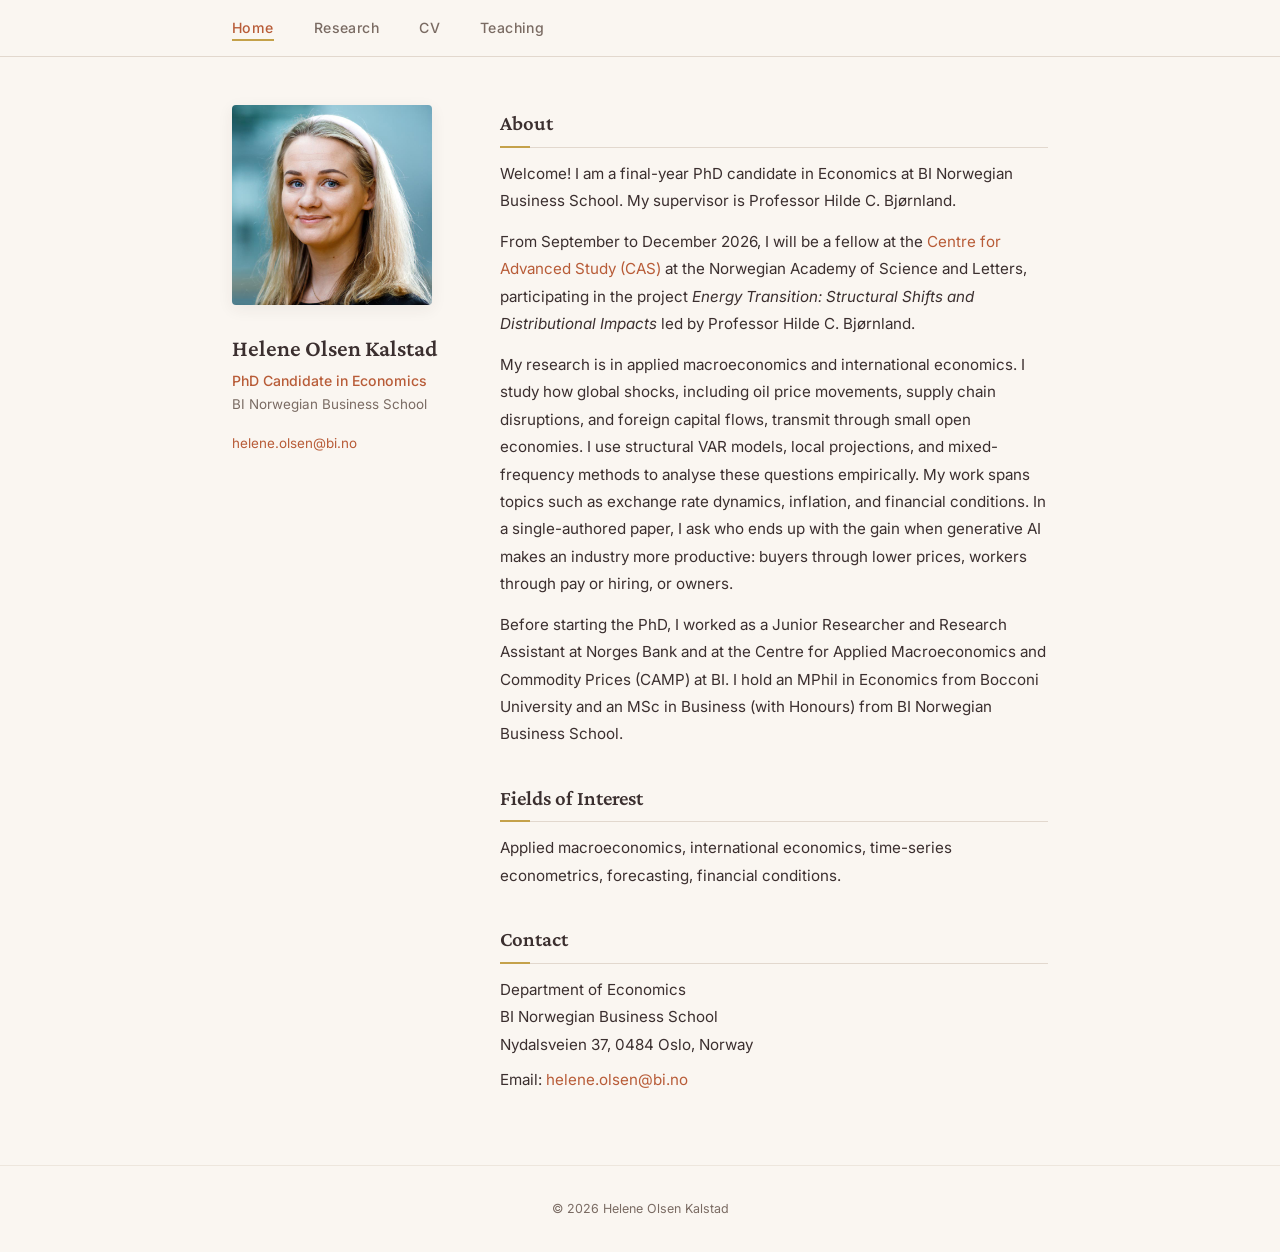
<file: index.html>
<!DOCTYPE html>
<html lang="en">
<head>
    <meta charset="UTF-8">
    <meta name="viewport" content="width=device-width, initial-scale=1.0">
    <title>Helene Olsen Kalstad</title>
    <link rel="stylesheet" href="style.css">
    <link rel="preconnect" href="https://fonts.googleapis.com">
    <link rel="preconnect" href="https://fonts.gstatic.com" crossorigin>
    <link href="https://fonts.googleapis.com/css2?family=Crimson+Pro:ital,wght@0,400;0,500;0,600;1,400&family=Inter:wght@300;400;500;600&display=swap" rel="stylesheet">
</head>
<body>

<nav class="navbar">
    <div class="nav-container">
        <ul class="nav-links">
            <li><a href="index.html" class="active">Home</a></li>
            <li><a href="research.html">Research</a></li>
            <li><a href="cv.html">CV</a></li>
            <li><a href="teaching.html">Teaching</a></li>
        </ul>
    </div>
</nav>

<main class="page-content">
    <div class="container">
        <div class="home-layout">
            <div class="home-sidebar">
                <img src="photo.jpg" alt="Helene Olsen Kalstad">
                <div class="sidebar-info">
                    <h1>Helene Olsen Kalstad</h1>
                    <p class="title">PhD Candidate in Economics</p>
                    <p class="institution">BI Norwegian Business School</p>
                    <div class="sidebar-contact">
                        <p><a href="mailto:helene.olsen@bi.no">helene.olsen@bi.no</a></p>
                    </div>
                </div>
            </div>

            <div class="home-main">
                <h2>About</h2>

                <p>
                    Welcome! I am a final-year PhD candidate in Economics at
                    BI Norwegian Business School. My supervisor is Professor Hilde C. Bjørnland.
                </p>

                <p>
                    From September to December 2026, I will be a fellow at the
                    <a href="https://cas-nor.no/">Centre for Advanced Study (CAS)</a> at the
                    Norwegian Academy of Science and Letters, participating in the project
                    <em>Energy Transition: Structural Shifts and Distributional Impacts</em>
                    led by Professor Hilde C. Bjørnland.
                </p>

                <p>
                    My research is in applied macroeconomics and international economics.
                    I study how global shocks, including oil price movements, supply chain disruptions,
                    and foreign capital flows, transmit through small open economies. I use structural
                    VAR models, local projections, and mixed-frequency methods to analyse these questions
                    empirically. My work spans topics such as exchange rate dynamics, inflation,
                    and financial conditions. In a single-authored paper, I ask who ends up with the
                    gain when generative AI makes an industry more productive: buyers through lower
                    prices, workers through pay or hiring, or owners.
                </p>

                <p>
                    Before starting the PhD, I worked as a Junior Researcher and Research Assistant
                    at Norges Bank and at the Centre for Applied Macroeconomics and Commodity Prices
                    (CAMP) at BI. I hold an MPhil in Economics from Bocconi University and an
                    MSc in Business (with Honours) from BI Norwegian Business School.
                </p>

                <h2>Fields of Interest</h2>
                <p>
                    Applied macroeconomics, international economics, time-series econometrics,
                    forecasting, financial conditions.
                </p>

                <h2>Contact</h2>
                <div class="contact-block">
                    <p>
                        Department of Economics<br>
                        BI Norwegian Business School<br>
                        Nydalsveien 37, 0484 Oslo, Norway
                    </p>
                    <p>Email: <a href="mailto:helene.olsen@bi.no">helene.olsen@bi.no</a></p>
                </div>
            </div>
        </div>
    </div>
</main>

<footer class="footer">
    <div class="container">
        <p>&copy; 2026 Helene Olsen Kalstad</p>
    </div>
</footer>

</body>
</html>
</file>
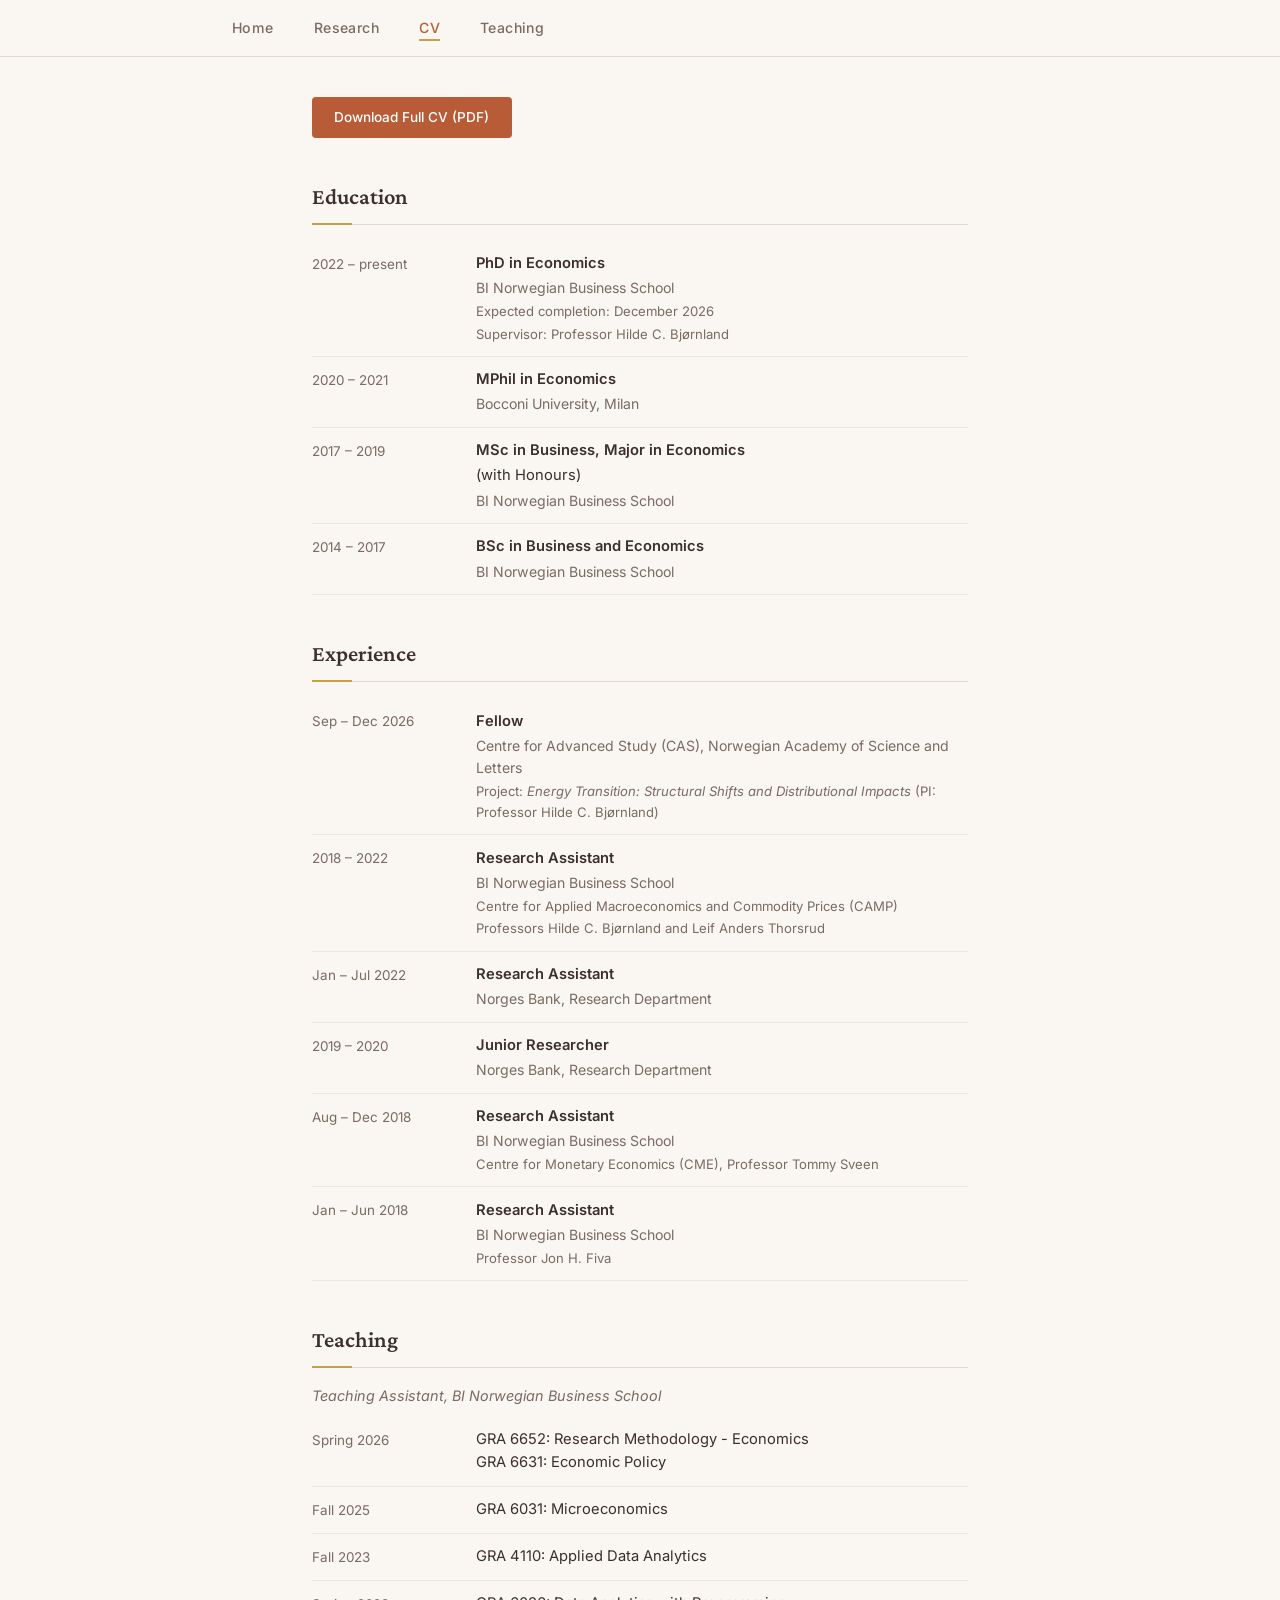
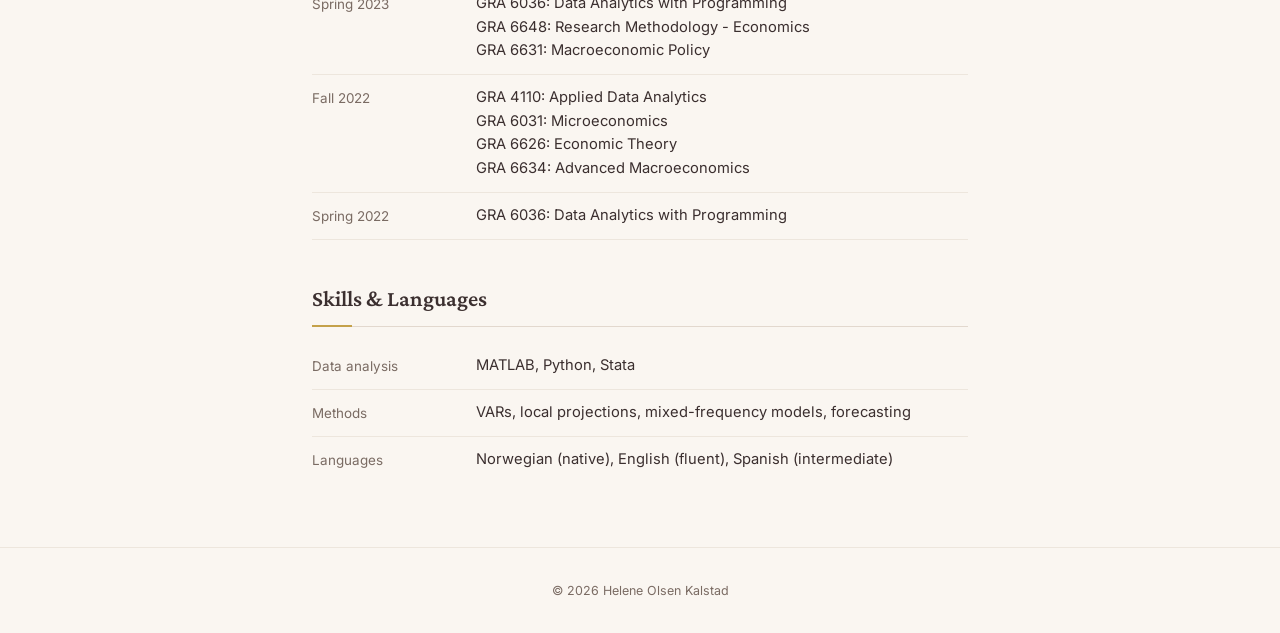
<file: cv.html>
<!DOCTYPE html>
<html lang="en">
<head>
    <meta charset="UTF-8">
    <meta name="viewport" content="width=device-width, initial-scale=1.0">
    <title>CV &mdash; Helene Olsen Kalstad</title>
    <link rel="stylesheet" href="style.css">
    <link rel="preconnect" href="https://fonts.googleapis.com">
    <link rel="preconnect" href="https://fonts.gstatic.com" crossorigin>
    <link href="https://fonts.googleapis.com/css2?family=Crimson+Pro:ital,wght@0,400;0,500;0,600;1,400&family=Inter:wght@300;400;500;600&display=swap" rel="stylesheet">
</head>
<body>

<nav class="navbar">
    <div class="nav-container">
        <ul class="nav-links">
            <li><a href="index.html">Home</a></li>
            <li><a href="research.html">Research</a></li>
            <li><a href="cv.html" class="active">CV</a></li>
            <li><a href="teaching.html">Teaching</a></li>
        </ul>
    </div>
</nav>

<main class="page-content">
    <div class="container content-narrow">

        <div class="cv-download">
            <a href="CV_Helene_Olsen.pdf" class="btn" download>Download Full CV (PDF)</a>
        </div>

        <!-- Education -->
        <h2>Education</h2>

        <div class="cv-item">
            <div class="cv-year">2022 &ndash; present</div>
            <div class="cv-detail">
                <strong>PhD in Economics</strong>
                <span class="cv-institution">BI Norwegian Business School</span>
                <span class="cv-note">Expected completion: December 2026</span>
                <span class="cv-note">Supervisor: Professor Hilde C. Bjørnland</span>
            </div>
        </div>

        <div class="cv-item">
            <div class="cv-year">2020 &ndash; 2021</div>
            <div class="cv-detail">
                <strong>MPhil in Economics</strong>
                <span class="cv-institution">Bocconi University, Milan</span>
            </div>
        </div>

        <div class="cv-item">
            <div class="cv-year">2017 &ndash; 2019</div>
            <div class="cv-detail">
                <strong>MSc in Business, Major in Economics</strong> (with Honours)
                <span class="cv-institution">BI Norwegian Business School</span>
            </div>
        </div>

        <div class="cv-item">
            <div class="cv-year">2014 &ndash; 2017</div>
            <div class="cv-detail">
                <strong>BSc in Business and Economics</strong>
                <span class="cv-institution">BI Norwegian Business School</span>
            </div>
        </div>

        <!-- Experience -->
        <h2>Experience</h2>

        <div class="cv-item">
            <div class="cv-year">Sep &ndash; Dec 2026</div>
            <div class="cv-detail">
                <strong>Fellow</strong>
                <span class="cv-institution">Centre for Advanced Study (CAS), Norwegian Academy of Science and Letters</span>
                <span class="cv-note">Project: <em>Energy Transition: Structural Shifts and Distributional Impacts</em> (PI: Professor Hilde C. Bjørnland)</span>
            </div>
        </div>

        <div class="cv-item">
            <div class="cv-year">2018 &ndash; 2022</div>
            <div class="cv-detail">
                <strong>Research Assistant</strong>
                <span class="cv-institution">BI Norwegian Business School</span>
                <span class="cv-note">Centre for Applied Macroeconomics and Commodity Prices (CAMP)</span>
                <span class="cv-note">Professors Hilde C. Bjørnland and Leif Anders Thorsrud</span>
            </div>
        </div>

        <div class="cv-item">
            <div class="cv-year">Jan &ndash; Jul 2022</div>
            <div class="cv-detail">
                <strong>Research Assistant</strong>
                <span class="cv-institution">Norges Bank, Research Department</span>
            </div>
        </div>

        <div class="cv-item">
            <div class="cv-year">2019 &ndash; 2020</div>
            <div class="cv-detail">
                <strong>Junior Researcher</strong>
                <span class="cv-institution">Norges Bank, Research Department</span>
            </div>
        </div>

        <div class="cv-item">
            <div class="cv-year">Aug &ndash; Dec 2018</div>
            <div class="cv-detail">
                <strong>Research Assistant</strong>
                <span class="cv-institution">BI Norwegian Business School</span>
                <span class="cv-note">Centre for Monetary Economics (CME), Professor Tommy Sveen</span>
            </div>
        </div>

        <div class="cv-item">
            <div class="cv-year">Jan &ndash; Jun 2018</div>
            <div class="cv-detail">
                <strong>Research Assistant</strong>
                <span class="cv-institution">BI Norwegian Business School</span>
                <span class="cv-note">Professor Jon H. Fiva</span>
            </div>
        </div>

        <!-- Teaching -->
        <h2>Teaching</h2>

        <p class="cv-teaching-note">Teaching Assistant, BI Norwegian Business School</p>

        <div class="cv-item">
            <div class="cv-year">Spring 2026</div>
            <div class="cv-detail">
                GRA 6652: Research Methodology - Economics<br>
                GRA 6631: Economic Policy
            </div>
        </div>

        <div class="cv-item">
            <div class="cv-year">Fall 2025</div>
            <div class="cv-detail">
                GRA 6031: Microeconomics
            </div>
        </div>

        <div class="cv-item">
            <div class="cv-year">Fall 2023</div>
            <div class="cv-detail">
                GRA 4110: Applied Data Analytics
            </div>
        </div>

        <div class="cv-item">
            <div class="cv-year">Spring 2023</div>
            <div class="cv-detail">
                GRA 6036: Data Analytics with Programming<br>
                GRA 6648: Research Methodology - Economics<br>
                GRA 6631: Macroeconomic Policy
            </div>
        </div>

        <div class="cv-item">
            <div class="cv-year">Fall 2022</div>
            <div class="cv-detail">
                GRA 4110: Applied Data Analytics<br>
                GRA 6031: Microeconomics<br>
                GRA 6626: Economic Theory<br>
                GRA 6634: Advanced Macroeconomics
            </div>
        </div>

        <div class="cv-item">
            <div class="cv-year">Spring 2022</div>
            <div class="cv-detail">
                GRA 6036: Data Analytics with Programming
            </div>
        </div>

        <!-- Skills -->
        <h2>Skills &amp; Languages</h2>

        <div class="cv-item">
            <div class="cv-year">Data analysis</div>
            <div class="cv-detail">MATLAB, Python, Stata</div>
        </div>

        <div class="cv-item">
            <div class="cv-year">Methods</div>
            <div class="cv-detail">VARs, local projections, mixed-frequency models, forecasting</div>
        </div>

        <div class="cv-item">
            <div class="cv-year">Languages</div>
            <div class="cv-detail">Norwegian (native), English (fluent), Spanish (intermediate)</div>
        </div>

    </div>
</main>

<footer class="footer">
    <div class="container">
        <p>&copy; 2026 Helene Olsen Kalstad</p>
    </div>
</footer>

</body>
</html>
</file>
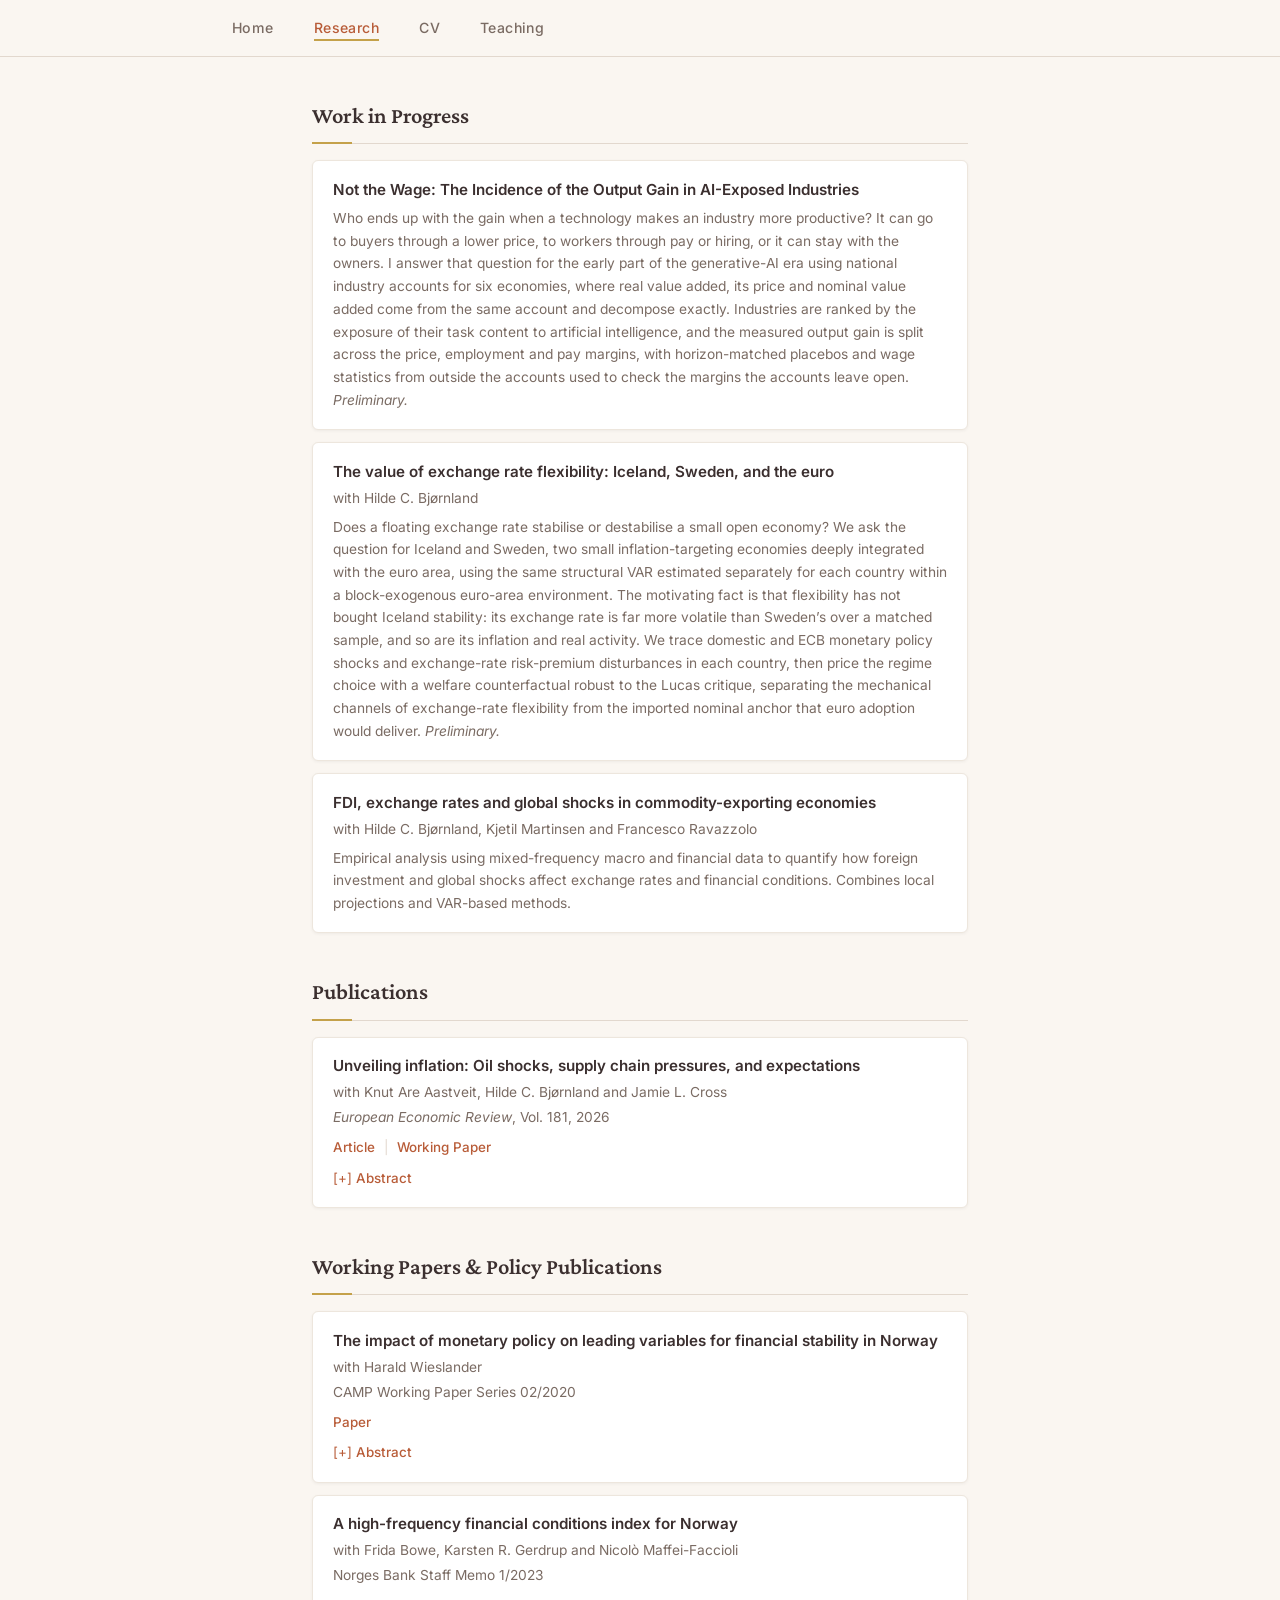
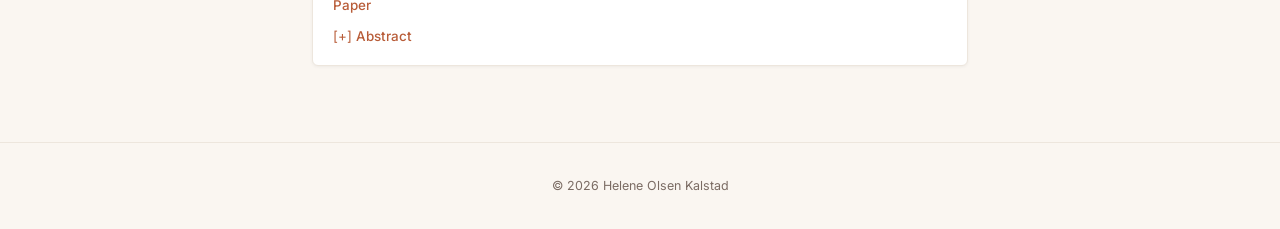
<file: research.html>
<!DOCTYPE html>
<html lang="en">
<head>
    <meta charset="UTF-8">
    <meta name="viewport" content="width=device-width, initial-scale=1.0">
    <title>Research &mdash; Helene Olsen Kalstad</title>
    <link rel="stylesheet" href="style.css">
    <link rel="preconnect" href="https://fonts.googleapis.com">
    <link rel="preconnect" href="https://fonts.gstatic.com" crossorigin>
    <link href="https://fonts.googleapis.com/css2?family=Crimson+Pro:ital,wght@0,400;0,500;0,600;1,400&family=Inter:wght@300;400;500;600&display=swap" rel="stylesheet">
</head>
<body>

<nav class="navbar">
    <div class="nav-container">
        <ul class="nav-links">
            <li><a href="index.html">Home</a></li>
            <li><a href="research.html" class="active">Research</a></li>
            <li><a href="cv.html">CV</a></li>
            <li><a href="teaching.html">Teaching</a></li>
        </ul>
    </div>
</nav>

<main class="page-content">
    <div class="container content-narrow">

        <h2>Work in Progress</h2>

        <div class="paper">
            <p class="paper-title">Not the Wage: The Incidence of the Output Gain in AI-Exposed Industries</p>
            <p class="paper-description">
                Who ends up with the gain when a technology makes an industry more productive?
                It can go to buyers through a lower price, to workers through pay or hiring, or it
                can stay with the owners. I answer that question for the early part of the
                generative-AI era using national industry accounts for six economies, where real
                value added, its price and nominal value added come from the same account and
                decompose exactly. Industries are ranked by the exposure of their task content to
                artificial intelligence, and the measured output gain is split across the price,
                employment and pay margins, with horizon-matched placebos and wage statistics from
                outside the accounts used to check the margins the accounts leave open.
                <em>Preliminary.</em>
            </p>
        </div>

        <div class="paper">
            <p class="paper-title">The value of exchange rate flexibility: Iceland, Sweden, and the euro</p>
            <p class="paper-authors">with Hilde C. Bj&oslash;rnland</p>
            <p class="paper-description">
                Does a floating exchange rate stabilise or destabilise a small open economy? We ask
                the question for Iceland and Sweden, two small inflation-targeting economies deeply
                integrated with the euro area, using the same structural VAR estimated separately
                for each country within a block-exogenous euro-area environment. The motivating fact
                is that flexibility has not bought Iceland stability: its exchange rate is far more
                volatile than Sweden&rsquo;s over a matched sample, and so are its inflation and real
                activity. We trace domestic and ECB monetary policy shocks and exchange-rate
                risk-premium disturbances in each country, then price the regime choice with a
                welfare counterfactual robust to the Lucas critique, separating the mechanical
                channels of exchange-rate flexibility from the imported nominal anchor that euro
                adoption would deliver. <em>Preliminary.</em>
            </p>
        </div>

        <div class="paper">
            <p class="paper-title">FDI, exchange rates and global shocks in commodity-exporting economies</p>
            <p class="paper-authors">with Hilde C. Bjørnland, Kjetil Martinsen and Francesco Ravazzolo</p>
            <p class="paper-description">
                Empirical analysis using mixed-frequency macro and financial data to quantify
                how foreign investment and global shocks affect exchange rates and financial
                conditions. Combines local projections and VAR-based methods.
            </p>
        </div>

        <h2>Publications</h2>

        <div class="paper">
            <p class="paper-title">Unveiling inflation: Oil shocks, supply chain pressures, and expectations</p>
            <p class="paper-authors">with Knut Are Aastveit, Hilde C. Bjørnland and Jamie L. Cross</p>
            <p class="paper-venue"><em>European Economic Review</em>, Vol. 181, 2026</p>
            <p class="paper-links">
                <a href="https://www.sciencedirect.com/science/article/pii/S0014292125002429">Article</a>
                <span class="link-sep">|</span>
                <a href="https://www.norges-bank.no/aktuelt/nyheter-og-hendelser/Signerte-publikasjoner/Working-Papers/2024/wp-122024/">Working Paper</a>
            </p>
            <details class="paper-abstract">
                <summary>Abstract</summary>
                <p>
                    After decades of low and stable inflation, advanced economies experienced a sharp and persistent surge in inflation following the COVID-19 pandemic. While many studies have examined the sources of this inflation, less attention has been paid to how domestic inflation expectations amplify global shocks. This paper makes a novel contribution by quantifying that amplification mechanism across six advanced, inflation-targeting economies: the United States, Canada, New Zealand, the Euro Area, the United Kingdom, and Norway. Using a structural Bayesian vector autoregression model, we jointly identify global demand and supply shocks, including various oil market shocks and global supply chain disruptions, as well as domestic shocks to inflation and inflation expectations. We show that these global shocks were key drivers of the post-pandemic inflation surge in all countries studied. Importantly, our counterfactual analysis reveals that inflation expectations have significantly amplified the transmission of global shocks, particularly in Canada, New Zealand, and the US. These findings demonstrate that the interaction between global forces and country-specific expectations is central to understanding inflation dynamics, and underscore the importance of managing inflation expectations as a tool to mitigate persistent inflation.
                </p>
            </details>
        </div>

        <h2>Working Papers &amp; Policy Publications</h2>

        <div class="paper">
            <p class="paper-title">The impact of monetary policy on leading variables for financial stability in Norway</p>
            <p class="paper-authors">with Harald Wieslander</p>
            <p class="paper-venue">CAMP Working Paper Series 02/2020</p>
            <p class="paper-links">
                <a href="https://hdl.handle.net/11250/2647912">Paper</a>
            </p>
            <details class="paper-abstract">
                <summary>Abstract</summary>
                <p>
                    We search for leading determinants of financial instability in Norway using a signaling approach, and examine how these respond to a monetary policy shock with the use of structural VAR models. We find that the wholesale funding ratio and gap, credit-to-GDP gap, house price-to-income ratio and gap, and credit growth provide good signals of future financial instability. Following a contractionary monetary policy shock, the credit-to-GDP gap and house price-to-income ratio decrease significantly. The implication of our findings is that the central bank can respond to an increase in these indicators by increasing the interest rate, which in turn will decrease the indicators and thereby the probability of financial distress.
                </p>
            </details>
        </div>

        <div class="paper">
            <p class="paper-title">A high-frequency financial conditions index for Norway</p>
            <p class="paper-authors">with Frida Bowe, Karsten R. Gerdrup and Nicolò Maffei-Faccioli</p>
            <p class="paper-venue">Norges Bank Staff Memo 1/2023</p>
            <p class="paper-links">
                <a href="https://www.norges-bank.no/aktuelt/publikasjoner/Staff-Memo/20232/sm-1-2023-fcin/">Paper</a>
            </p>
            <details class="paper-abstract">
                <summary>Abstract</summary>
                <p>
                    Constructs a daily financial conditions index combining market prices and spreads
                    to track short-run changes in Norwegian financial tightness and its co-movement
                    with macro indicators.
                </p>
            </details>
        </div>

    </div>
</main>

<footer class="footer">
    <div class="container">
        <p>&copy; 2026 Helene Olsen Kalstad</p>
    </div>
</footer>

</body>
</html>
</file>
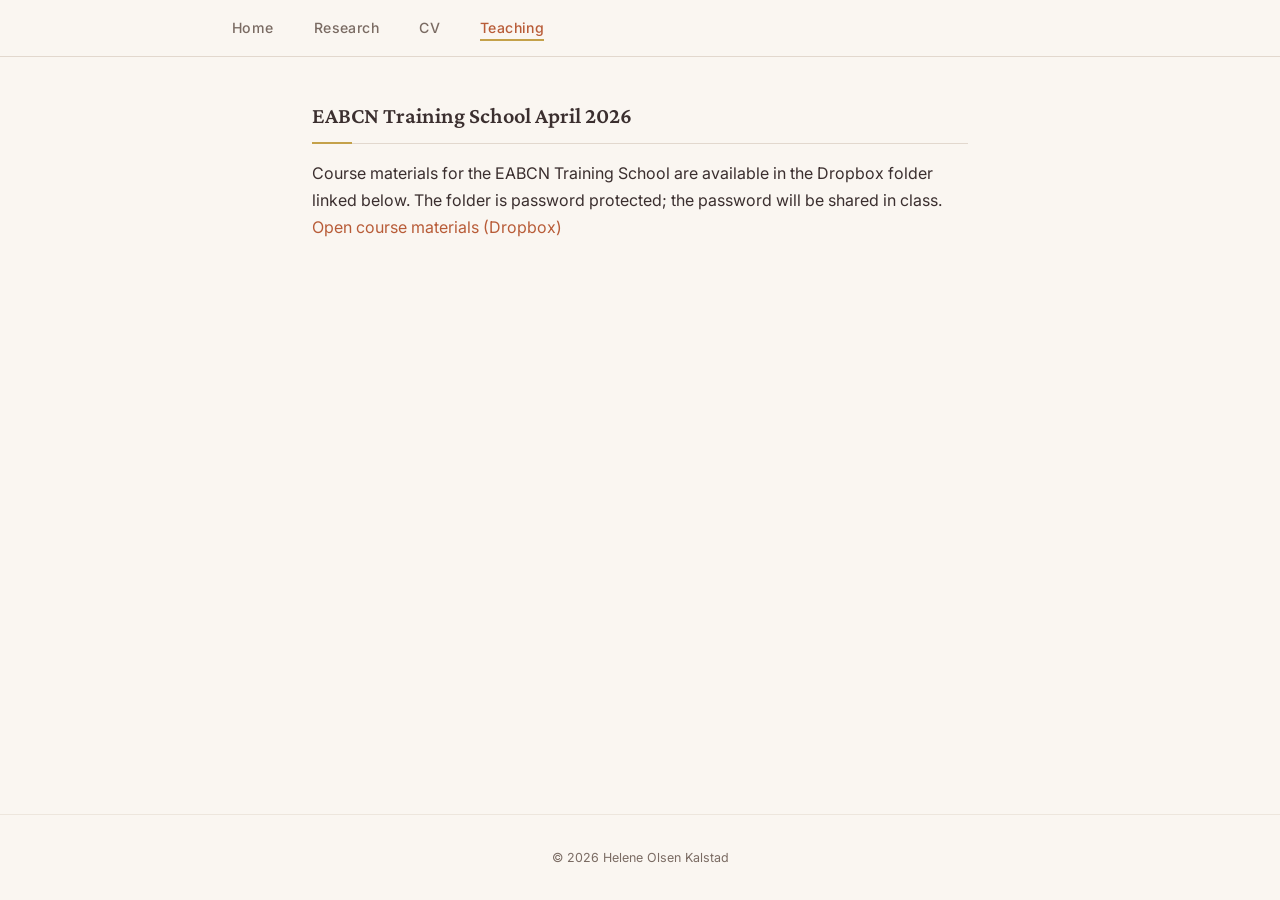
<file: teaching.html>
<!DOCTYPE html>
<html lang="en">
<head>
    <meta charset="UTF-8">
    <meta name="viewport" content="width=device-width, initial-scale=1.0">
    <title>Teaching &mdash; Helene Olsen Kalstad</title>
    <link rel="stylesheet" href="style.css">
    <link rel="preconnect" href="https://fonts.googleapis.com">
    <link rel="preconnect" href="https://fonts.gstatic.com" crossorigin>
    <link href="https://fonts.googleapis.com/css2?family=Crimson+Pro:ital,wght@0,400;0,500;0,600;1,400&family=Inter:wght@300;400;500;600&display=swap" rel="stylesheet">
</head>
<body>

<nav class="navbar">
    <div class="nav-container">
        <ul class="nav-links">
            <li><a href="index.html">Home</a></li>
            <li><a href="research.html">Research</a></li>
            <li><a href="cv.html">CV</a></li>
            <li><a href="teaching.html" class="active">Teaching</a></li>
        </ul>
    </div>
</nav>

<main class="page-content">
    <div class="container content-narrow">

        <h2>EABCN Training School April 2026</h2>

        <p>
            Course materials for the EABCN Training School are available in the
            Dropbox folder linked below. The folder is password protected; the
            password will be shared in class.
        </p>

        <p>
            <a href="https://www.dropbox.com/scl/fo/arqa25gcl5k3yu9p3af2c/AOXchzdHeEXlsKeFoxHBqoM?rlkey=ombj4scpqukymjo4gpdbs832d&st=nm9shco0&dl=0"
               target="_blank" rel="noopener">
                Open course materials (Dropbox)
            </a>
        </p>

    </div>
</main>

<footer class="footer">
    <div class="container">
        <p>&copy; 2026 Helene Olsen Kalstad</p>
    </div>
</footer>

</body>
</html>
</file>
<file: style.css>
/* ===== Reset & Variables ===== */
*, *::before, *::after {
    margin: 0;
    padding: 0;
    box-sizing: border-box;
}

:root {
    --color-bg: #faf6f1;
    --color-bg-warm: #f3ece3;
    --color-surface: #ffffff;
    --color-text: #3b2f2f;
    --color-text-secondary: #7a6b63;
    --color-accent: #b85c38;
    --color-accent-hover: #a04e2e;
    --color-accent-soft: rgba(184, 92, 56, 0.08);
    --color-gold: #c4a14a;
    --color-gold-light: rgba(196, 161, 74, 0.2);
    --color-border: #e2d8ce;
    --color-border-light: #ede6dd;
    --font-sans: 'Inter', -apple-system, BlinkMacSystemFont, sans-serif;
    --font-serif: 'Crimson Pro', Georgia, serif;
    --max-width: 880px;
    --shadow-sm: 0 1px 3px rgba(59, 47, 47, 0.06);
    --shadow-md: 0 4px 16px rgba(59, 47, 47, 0.07);
    --transition: 0.25s ease;
}

html {
    font-size: 16px;
}

body {
    font-family: var(--font-sans);
    color: var(--color-text);
    background: var(--color-bg);
    line-height: 1.7;
    font-weight: 400;
    -webkit-font-smoothing: antialiased;
    min-height: 100vh;
    display: flex;
    flex-direction: column;
}

::selection {
    background: var(--color-accent);
    color: #fff;
}

a {
    color: var(--color-accent);
    text-decoration: none;
    transition: color var(--transition);
}

a:hover {
    color: var(--color-accent-hover);
    text-decoration: underline;
}

/* ===== Navigation ===== */
.navbar {
    background: var(--color-bg);
    border-bottom: 1px solid var(--color-border);
}

.nav-container {
    max-width: var(--max-width);
    margin: 0 auto;
    padding: 0 2rem;
    display: flex;
    align-items: center;
    height: 56px;
}

.nav-links {
    list-style: none;
    display: flex;
    gap: 2.5rem;
}

.nav-links a {
    color: var(--color-text-secondary);
    font-size: 0.88rem;
    font-weight: 500;
    text-decoration: none;
    letter-spacing: 0.03em;
    padding-bottom: 3px;
    transition: color var(--transition), border-color var(--transition);
    border-bottom: 2px solid transparent;
}

.nav-links a:hover {
    color: var(--color-accent);
    text-decoration: none;
    border-bottom-color: var(--color-gold-light);
}

.nav-links a.active {
    color: var(--color-accent);
    border-bottom-color: var(--color-gold);
}

/* ===== Page Content ===== */
.page-content {
    flex: 1;
}

.container {
    max-width: var(--max-width);
    margin: 0 auto;
    padding: 0 2rem;
}

.content-narrow {
    max-width: 720px;
    padding-top: 2.5rem;
    padding-bottom: 4rem;
}

/* ===== Headings ===== */
h2 {
    font-family: var(--font-serif);
    font-size: 1.4rem;
    font-weight: 600;
    color: var(--color-text);
    margin-top: 2.5rem;
    margin-bottom: 1rem;
    padding-bottom: 0.5rem;
    border-bottom: 1px solid var(--color-border);
    position: relative;
}

h2::after {
    content: '';
    position: absolute;
    bottom: -1px;
    left: 0;
    width: 40px;
    height: 2px;
    background: var(--color-gold);
}

.content-narrow h2:first-child {
    margin-top: 0;
}

/* ===== Home Layout ===== */
.home-layout {
    display: grid;
    grid-template-columns: 220px 1fr;
    gap: 3rem;
    padding-top: 3rem;
    padding-bottom: 4rem;
}

.photo-placeholder {
    width: 200px;
    height: 260px;
    background: linear-gradient(145deg, var(--color-bg-warm), var(--color-border-light));
    border: 1px solid var(--color-border);
    border-radius: 4px;
    display: flex;
    align-items: center;
    justify-content: center;
    color: var(--color-text-secondary);
    font-size: 0.85rem;
    font-weight: 500;
    box-shadow: var(--shadow-sm);
}

.home-sidebar img {
    width: 200px;
    height: auto;
    border-radius: 4px;
    box-shadow: var(--shadow-md);
}

.sidebar-info {
    margin-top: 1.25rem;
}

.sidebar-info h1 {
    font-family: var(--font-serif);
    font-size: 1.45rem;
    font-weight: 600;
    line-height: 1.3;
    color: var(--color-text);
}

.sidebar-info .title {
    font-size: 0.88rem;
    color: var(--color-accent);
    margin-top: 0.35rem;
    font-weight: 500;
}

.sidebar-info .institution {
    font-size: 0.84rem;
    color: var(--color-text-secondary);
}

.sidebar-contact {
    margin-top: 1rem;
    font-size: 0.84rem;
}

/* Home main */
.home-main h2 {
    font-family: var(--font-serif);
    font-size: 1.3rem;
    font-weight: 600;
    color: var(--color-text);
    margin-top: 2rem;
    margin-bottom: 0.75rem;
    padding-bottom: 0.4rem;
    border-bottom: 1px solid var(--color-border);
    position: relative;
}

.home-main h2::after {
    content: '';
    position: absolute;
    bottom: -1px;
    left: 0;
    width: 30px;
    height: 2px;
    background: var(--color-gold);
}

.home-main h2:first-child {
    margin-top: 0;
}

.home-main p {
    font-size: 0.95rem;
    color: var(--color-text);
    margin-bottom: 0.85rem;
    line-height: 1.8;
}

.contact-block {
    font-size: 0.92rem;
    line-height: 1.7;
}

.contact-block p {
    margin-bottom: 0.5rem;
}

/* ===== Papers ===== */
.paper {
    margin-bottom: 0.75rem;
    padding: 1.1rem 1.25rem;
    background: var(--color-surface);
    border-radius: 6px;
    border: 1px solid var(--color-border-light);
    box-shadow: var(--shadow-sm);
    transition: box-shadow var(--transition), transform var(--transition);
}

.paper:hover {
    box-shadow: var(--shadow-md);
    transform: translateY(-1px);
}

.paper-title {
    font-size: 0.95rem;
    font-weight: 600;
    color: var(--color-text);
    line-height: 1.5;
}

.paper-authors {
    font-size: 0.86rem;
    color: var(--color-text-secondary);
    margin-top: 0.2rem;
}

.paper-venue {
    font-size: 0.86rem;
    color: var(--color-text-secondary);
    margin-top: 0.1rem;
}

.paper-description {
    font-size: 0.86rem;
    color: var(--color-text-secondary);
    margin-top: 0.35rem;
    line-height: 1.65;
}

.paper-links {
    margin-top: 0.4rem;
    font-size: 0.84rem;
}

.paper-links a {
    font-weight: 500;
}

.link-sep {
    color: var(--color-border);
    margin: 0 0.3rem;
}

.paper-abstract {
    margin-top: 0.5rem;
}

.paper-abstract summary {
    font-size: 0.84rem;
    color: var(--color-accent);
    cursor: pointer;
    font-weight: 500;
    list-style: none;
}

.paper-abstract summary::-webkit-details-marker { display: none; }

.paper-abstract summary::before {
    content: '[+] ';
    font-weight: 400;
}

details[open] > summary::before {
    content: '[\2212] ';
}

.paper-abstract summary:hover {
    text-decoration: underline;
}

.paper-abstract p {
    margin-top: 0.5rem;
    font-size: 0.86rem;
    color: var(--color-text-secondary);
    line-height: 1.7;
    padding: 0.75rem 1rem;
    background: var(--color-bg);
    border-left: 3px solid var(--color-gold);
    border-radius: 0 4px 4px 0;
}

/* ===== CV ===== */
.cv-download {
    margin-bottom: 1.5rem;
}

.btn {
    display: inline-block;
    padding: 0.55rem 1.4rem;
    background: var(--color-accent);
    color: #fff;
    font-size: 0.85rem;
    font-weight: 500;
    text-decoration: none;
    border-radius: 4px;
    transition: background var(--transition), transform var(--transition), box-shadow var(--transition);
}

.btn:hover {
    background: var(--color-accent-hover);
    text-decoration: none;
    color: #fff;
    transform: translateY(-1px);
    box-shadow: 0 4px 12px rgba(184, 92, 56, 0.2);
}

.cv-item {
    display: grid;
    grid-template-columns: 140px 1fr;
    gap: 1.5rem;
    padding: 0.7rem 0;
    align-items: start;
    font-size: 0.92rem;
    border-bottom: 1px solid var(--color-border-light);
}

.cv-item:last-child {
    border-bottom: none;
}

.cv-year {
    font-size: 0.84rem;
    color: var(--color-text-secondary);
    padding-top: 0.05rem;
}

.cv-detail {
    display: flex;
    flex-direction: column;
    gap: 0.1rem;
    line-height: 1.6;
}

.cv-detail strong {
    font-weight: 600;
    font-size: 0.92rem;
}

.cv-institution {
    font-size: 0.88rem;
    color: var(--color-text-secondary);
}

.cv-note {
    font-size: 0.82rem;
    color: var(--color-text-secondary);
}

.cv-teaching-note {
    font-size: 0.9rem;
    color: var(--color-text-secondary);
    margin-bottom: 0.5rem;
    font-style: italic;
}

/* ===== Footer ===== */
.footer {
    margin-top: auto;
    padding: 2rem 0;
    text-align: center;
    font-size: 0.78rem;
    color: var(--color-text-secondary);
    border-top: 1px solid var(--color-border-light);
}

/* ===== Responsive ===== */
@media (max-width: 700px) {
    .home-layout {
        grid-template-columns: 1fr;
        text-align: center;
    }

    .home-sidebar {
        display: flex;
        flex-direction: column;
        align-items: center;
    }

    .photo-placeholder {
        width: 160px;
        height: 210px;
    }

    .home-main h2,
    .home-main p,
    .contact-block {
        text-align: left;
    }

    .cv-item {
        grid-template-columns: 1fr;
        gap: 0.15rem;
    }

    .container {
        padding: 0 1.25rem;
    }

    .nav-links {
        gap: 1.5rem;
    }
}
</file>
